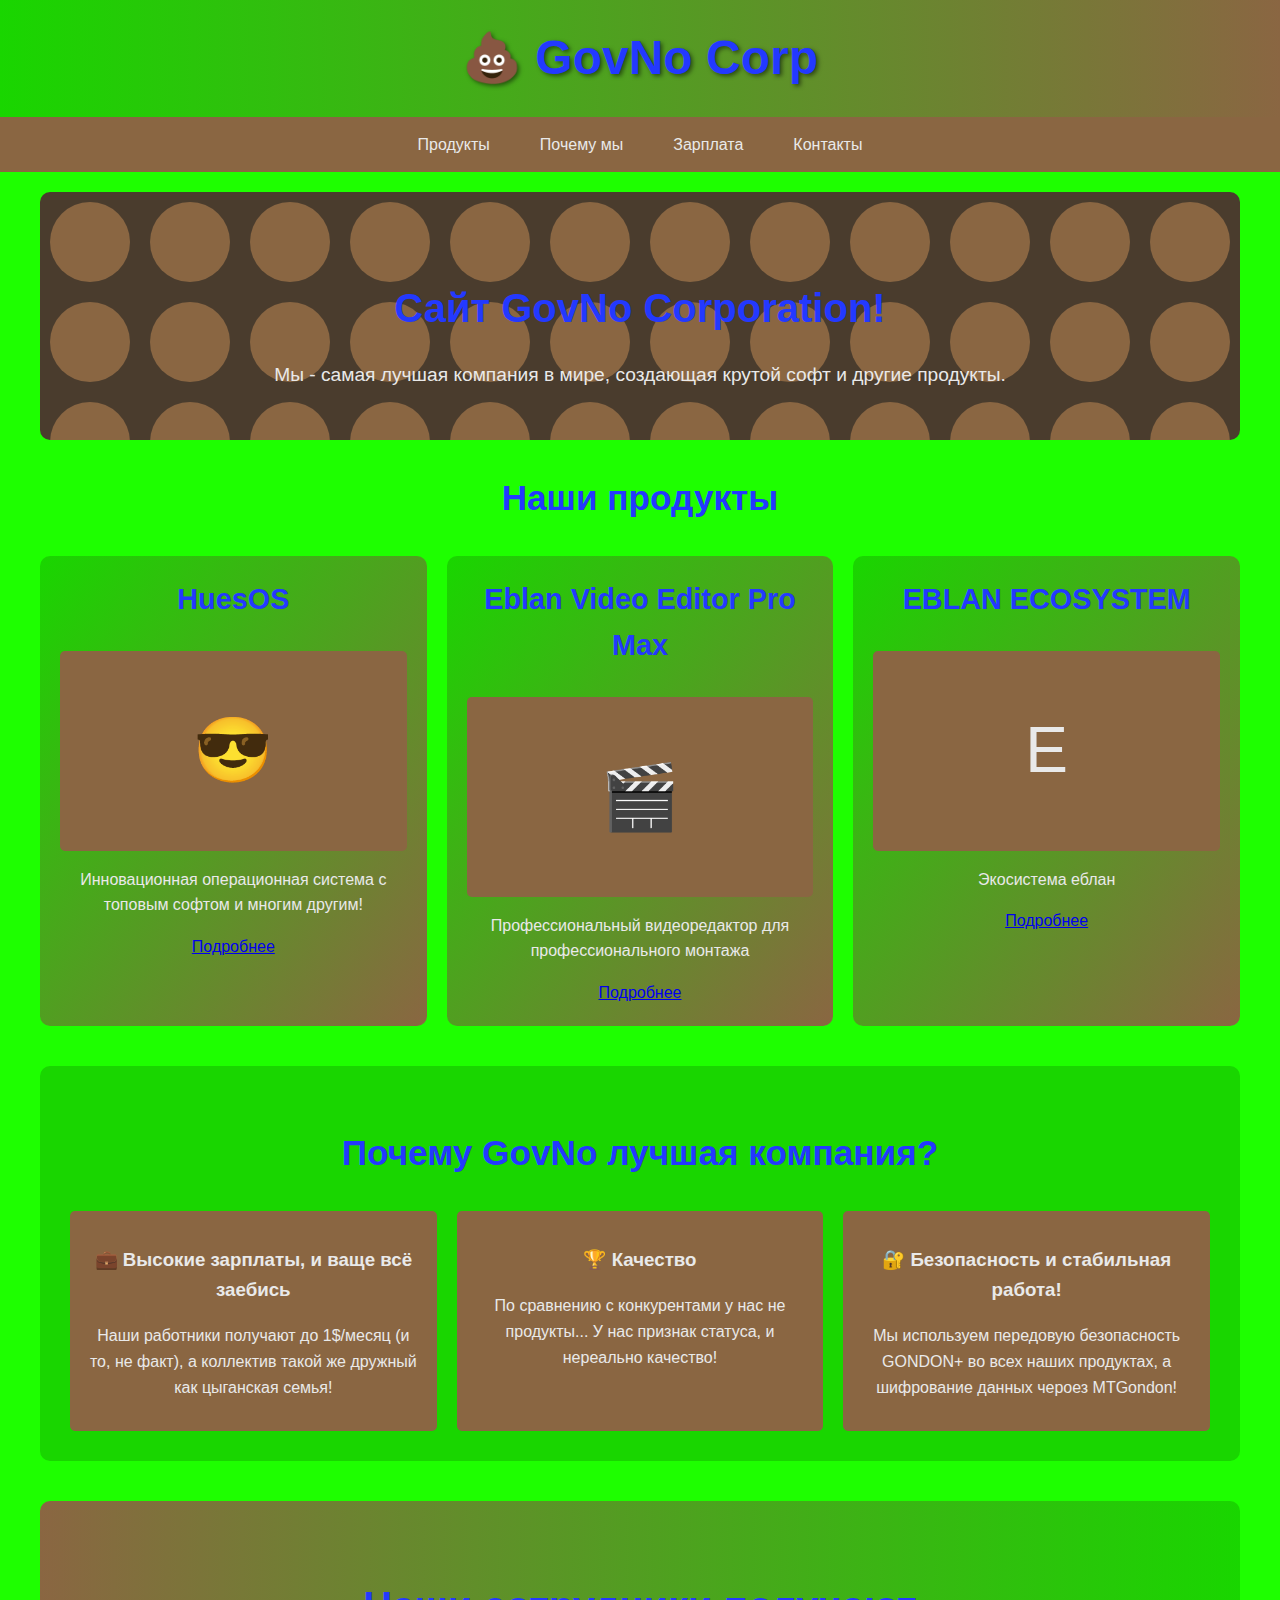
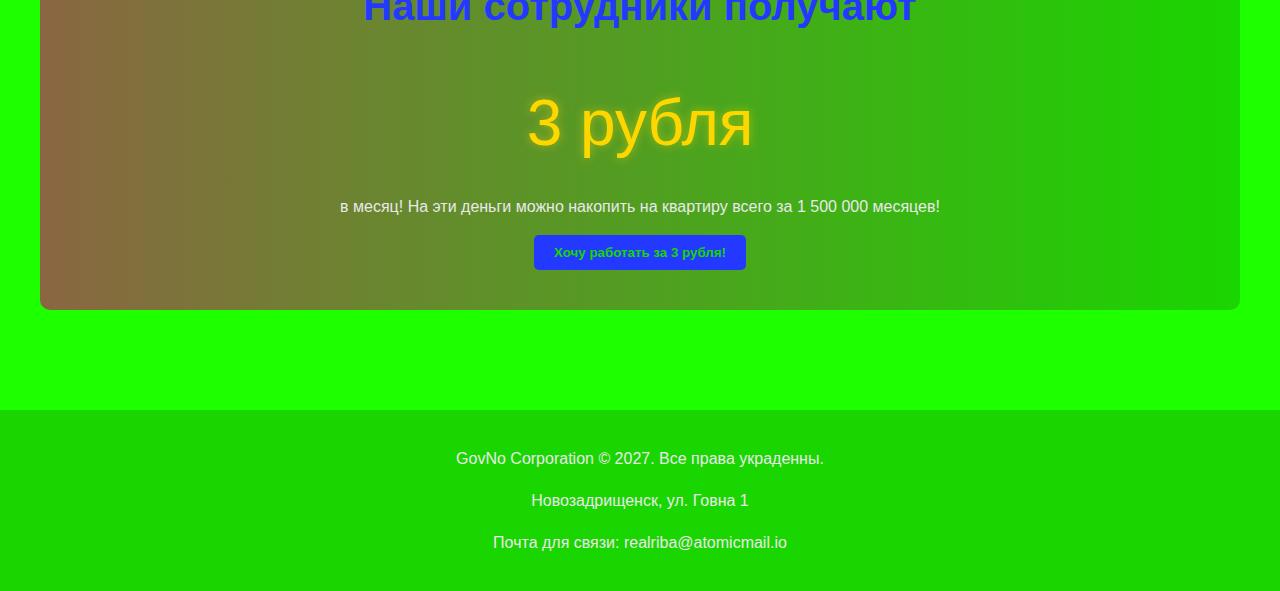
<file: index.html>
<!DOCTYPE html>
<html lang="ru">
<head>
    <meta charset="UTF-8">
    <meta name="viewport" content="width=device-width, initial-scale=1.0">
    <title>GovNo Corporation - Лучшая компания в мире!</title>

    <!-- какой долбоеб будет добавлять стили в head -->
    <style>
        :root {
            --primary-color: #19d600;
            --secondary-color: #2339ff;
            --accent-color: #8a6642;
            --text-color: #e9e9e9;
            --background: #1eff00;
        }
        
        body {
            font-family: 'Comic Sans MS', cursive, sans-serif;
            margin: 0;
            padding: 0;
            background-color: var(--background);
            color: var(--text-color);
            line-height: 1.6;
        }
        
        header {
            background: linear-gradient(to right, var(--primary-color), var(--accent-color));
            padding: 20px;
            text-align: center;
            position: relative;
            overflow: hidden;
        }
        
        .logo {
            font-size: 3rem;
            margin: 0;
            color: var(--secondary-color);
            text-shadow: 2px 2px 4px rgba(0, 0, 0, 0.5);
            animation: rotate 5s infinite linear;
        }
        
        @keyframes rotate {
            0% { transform: rotate(0deg); }
            100% { transform: rotate(360deg); }
        }
        
        nav {
            background-color: var(--accent-color);
            padding: 10px;
            display: flex;
            justify-content: center;
        }
        
        nav a {
            color: var(--text-color);
            text-decoration: none;
            margin: 0 15px;
            padding: 5px 10px;
            border-radius: 5px;
            transition: background-color 0.3s;
        }
        
        nav a:hover {
            background-color: var(--primary-color);
        }
        
        .container {
            max-width: 1200px;
            margin: 0 auto;
            padding: 20px;
        }
        
        .hero {
            text-align: center;
            padding: 50px 20px;
            background: url('data:image/svg+xml;utf8,<svg xmlns="http://www.w3.org/2000/svg" width="100" height="100" viewBox="0 0 100 100"><rect width="100" height="100" fill="%234a3c2d"/><circle cx="50" cy="50" r="40" fill="%238a6642"/></svg>') repeat;
            border-radius: 10px;
            margin-bottom: 30px;
        }
        
        .hero h2 {
            font-size: 2.5rem;
            color: var(--secondary-color);
            margin-bottom: 20px;
        }
        
        .hero p {
            font-size: 1.2rem;
            max-width: 800px;
            margin: 0 auto;
        }
        
        .products {
            display: grid;
            grid-template-columns: repeat(auto-fit, minmax(300px, 1fr));
            gap: 20px;
            margin-bottom: 40px;
        }
        
        .product {
            background: linear-gradient(to bottom right, var(--primary-color), var(--accent-color));
            border-radius: 10px;
            padding: 20px;
            text-align: center;
            transition: transform 0.3s;
        }
        
        .product:hover {
            transform: translateY(-10px);
        }
        
        .product h3 {
            color: var(--secondary-color);
            font-size: 1.8rem;
            margin-top: 0;
        }
        
        .product-image {
            width: 100%;
            height: 200px;
            background-color: var(--accent-color);
            border-radius: 5px;
            margin: 15px 0;
            display: flex;
            align-items: center;
            justify-content: center;
            font-size: 4rem;
        }
        
        .why-us {
            background-color: var(--primary-color);
            padding: 30px;
            border-radius: 10px;
            margin-bottom: 40px;
        }
        
        .why-us h2 {
            color: var(--secondary-color);
            text-align: center;
            font-size: 2.2rem;
        }
        
        .benefits {
            display: grid;
            grid-template-columns: repeat(auto-fit, minmax(250px, 1fr));
            gap: 20px;
            margin-top: 30px;
        }
        
        .benefit {
            background-color: var(--accent-color);
            padding: 15px;
            border-radius: 5px;
            text-align: center;
        }
        
        .salary {
            text-align: center;
            padding: 40px 20px;
            background: linear-gradient(to right, var(--accent-color), var(--primary-color));
            border-radius: 10px;
            margin-bottom: 40px;
        }
        
        .salary h2 {
            color: var(--secondary-color);
            font-size: 2.5rem;
        }
        
        .salary-amount {
            font-size: 4rem;
            color: gold;
            text-shadow: 0 0 10px rgba(255, 215, 0, 0.5);
            margin: 20px 0;
            animation: pulse 2s infinite;
        }
        
        @keyframes pulse {
            0% { transform: scale(1); }
            50% { transform: scale(1.1); }
            100% { transform: scale(1); }
        }
        
        footer {
            background-color: var(--primary-color);
            padding: 20px;
            text-align: center;
            margin-top: 40px;
        }
        
        .contact-form {
            background-color: var(--accent-color);
            padding: 30px;
            border-radius: 10px;
        }
        
        .contact-form h2 {
            color: var(--secondary-color);
            text-align: center;
            margin-bottom: 20px;
        }
        
        .form-group {
            margin-bottom: 20px;
        }
        
        .form-group label {
            display: block;
            margin-bottom: 5px;
        }
        
        .form-group input, .form-group textarea {
            width: 100%;
            padding: 10px;
            border: none;
            border-radius: 5px;
            background-color: var(--primary-color);
            color: var(--text-color);
        }
        
        button {
            background-color: var(--secondary-color);
            color: var(--primary-color);
            border: none;
            padding: 10px 20px;
            border-radius: 5px;
            cursor: pointer;
            font-weight: bold;
            transition: background-color 0.3s;
        }
        
        button:hover {
            background-color: gold;
        }
        
        @media (max-width: 768px) {
            .products {
                grid-template-columns: 1fr;
            }
            
            .benefits {
                grid-template-columns: 1fr;
            }
            
            .logo {
                font-size: 2rem;
            }
        }
    </style>
</head>
<body>
    <header>
        <h1 class="logo">💩 GovNo Corp</h1>
    </header>
    
    <nav>
        <a href="#products">Продукты</a>
        <a href="#why-us">Почему мы</a>
        <a href="#salary">Зарплата</a>
        <a href="#contact">Контакты</a>
    </nav>
    
    <div class="container">
        <section class="hero">
            <h2>Сайт GovNo Corporation!</h2>
            <p>Мы - самая лучшая компания в мире, создающая крутой софт и другие продукты.</p>
        </section>
        
        <section id="products">
            <h2 style="text-align: center; color: var(--secondary-color); font-size: 2.2rem;">Наши продукты</h2>
            <div class="products">
                <div class="product">
                    <h3>HuesOS</h3>
                    <div class="product-image">😎</div>
                    <p>Инновационная операционная система c топовым софтом и многим другим!</p>
                    <a href="/huesos-site.html">Подробнее</a>
                </div>
                
                <div class="product">
                    <h3>Eblan Video Editor Pro Max</h3>
                    <div class="product-image">🎬</div>
                    <p>Профессиональный видеоредактор для профессионального монтажа</p>
                    <a href="/eblan">Подробнее</a>
                </div>
                
                <div class="product">
                    <h3>EBLAN ECOSYSTEM</h3>
                    <div class="product-image">E</div>
                    <p>Экосистема еблан</p>
                    <a href="/eblan-ecosys/">Подробнее</a>
                </div>
            </div>
        </section>
        
        <section id="why-us" class="why-us">
            <h2>Почему GovNo лучшая компания?</h2>
            <div class="benefits">
                <div class="benefit">
                    <h3>💼 Высокие зарплаты, и ваще всё заебись</h3>
                    <p>Наши работники получают до 1$/месяц (и то, не факт), а коллектив такой же дружный как цыганская семья!</p>
                </div>
                
                <div class="benefit">
                    <h3>🏆 Качество</h3>
                    <p>По сравнению с конкурентами у нас не продукты... У нас признак статуса, и нереально качество!</p>
                </div>
                
                <div class="benefit">
                    <h3>🔐 Безопасность и стабильная работа!</h3>
                    <p>Мы используем передовую безопасность GONDON+ во всех наших продуктах, а шифрование данных чероез MTGondon!</p>
                </div>
            </div>
        </section>
        
        <section id="salary" class="salary">
            <h2>Наши сотрудники получают</h2>
            <div class="salary-amount">3 рубля</div>
            <p>в месяц! На эти деньги можно накопить на квартиру всего за 1 500 000 месяцев!</p>
            <button>Хочу работать за 3 рубля!</button>
        </section>
    </div>
    
    <footer>
        <p>GovNo Corporation © 2027. Все права украденны.</p>
        <p>Новозадрищенск, ул. Говна 1</p>
        <p>Почта для связи: realriba@atomicmail.io</p>
    </footer>
    
    <script>
        // Простая анимация для кнопок
        document.querySelectorAll('button').forEach(button => {
            button.addEventListener('click', function(e) {
                e.preventDefault();
                alert('Далбаеб кнопка не работает, пиши на realriba@atomicmail.io по всем вопросам.');
            });
        });
    </script>
</body>
</html>
</file>
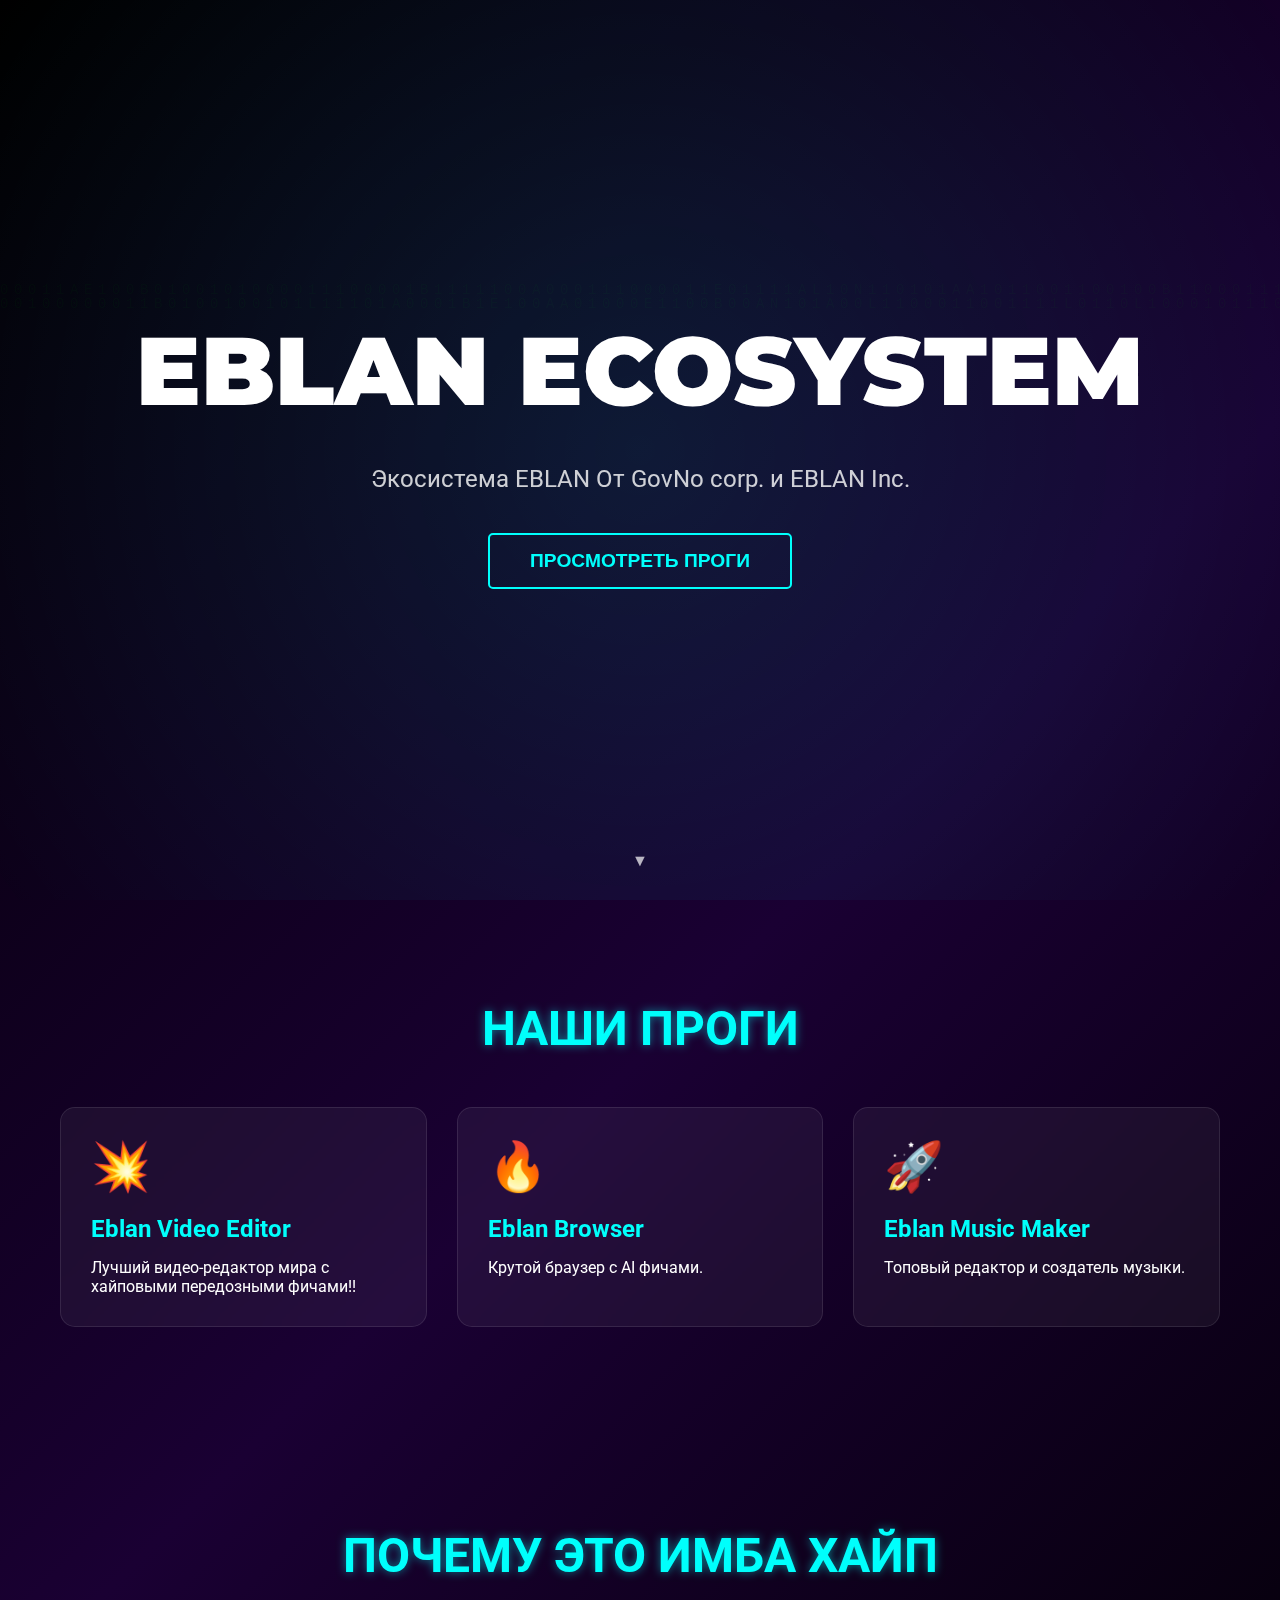
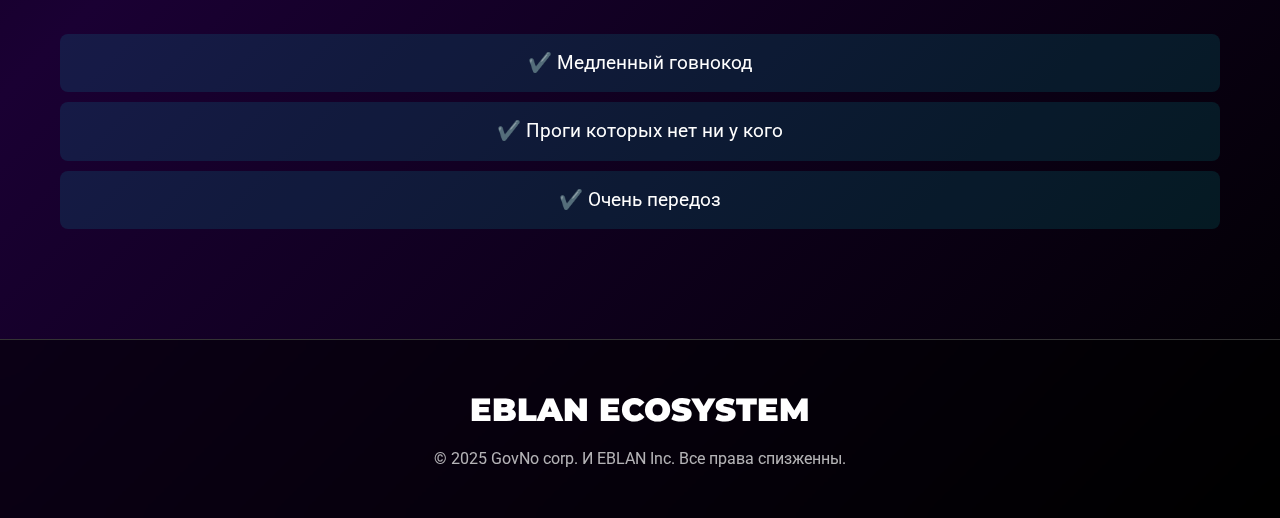
<file: eblan-ecosys/index.html>
<!DOCTYPE html>
<html lang="ru">
<head>
    <meta charset="UTF-8">
    <meta name="viewport" content="width=device-width, initial-scale=1.0">
    <title>EBLAN ECOSYSTEM | Экосистема Eblan</title>
    <style>
        @import url('https://fonts.googleapis.com/css2?family=Montserrat:wght@900&family=Roboto:wght@300;400;700&display=swap');
        
        * {
            margin: 0;
            padding: 0;
            box-sizing: border-box;
        }
        
        body {
            background: linear-gradient(135deg, #000000, #1a0033, #000000);
            color: white;
            font-family: 'Roboto', sans-serif;
            overflow-x: hidden;
        }
        
        .glitch-container {
            position: relative;
            height: 100vh;
            display: flex;
            align-items: center;
            justify-content: center;
            flex-direction: column;
            text-align: center;
            overflow: hidden;
        }
        
        .floating-bg {
            position: absolute;
            width: 200%;
            height: 200%;
            background: radial-gradient(circle at center, rgba(0, 255, 252, 0.1) 0%, transparent 50%);
            animation: float 20s infinite linear;
            z-index: -1;
        }
        
        @keyframes float {
            0% { transform: translate(-50%, -50%) rotate(0deg); }
            100% { transform: translate(-50%, -50%) rotate(360deg); }
        }
        
        .glitch {
            font-size: 6rem;
            font-weight: 900;
            font-family: 'Montserrat', sans-serif;
            text-transform: uppercase;
            position: relative;
            margin-bottom: 1rem;
        }
        
        @keyframes glitch {
            0%, 95%, 100% { 
                text-shadow: 0.05em 0 0 #00fffc, -0.03em -0.04em 0 #fc00ff,
                             0.025em 0.04em 0 #fffc00;
                transform: translate(0);
            }
            96% { 
                text-shadow: -0.05em -0.025em 0 #00fffc, 0.025em 0.035em 0 #fc00ff;
                transform: translate(2px, -1px);
            }
            97% { 
                text-shadow: 0.05em 0.035em 0 #00fffc, 0.03em 0 0 #fc00ff;
                transform: translate(-1px, 1px);
            }
            98% { 
                text-shadow: -0.05em 0 0 #00fffc, -0.025em -0.04em 0 #fc00ff;
                transform: translate(1px, -2px);
            }
        }
        
        .subtitle {
            font-size: 1.5rem;
            margin-top: 20px;
            opacity: 0.8;
            animation: fadeInUp 1s ease-out 0.5s both;
        }
        
        .cyber-button {
            background: transparent;
            color: #00fffc;
            border: 2px solid #00fffc;
            padding: 15px 40px;
            font-size: 1.2rem;
            margin-top: 40px;
            cursor: pointer;
            position: relative;
            overflow: hidden;
            transition: all 0.4s cubic-bezier(0.25, 1, 0.5, 1);
            text-transform: uppercase;
            font-weight: bold;
            border-radius: 5px;
            animation: fadeInUp 1s ease-out 1s both;
        }
        
        .cyber-button::before {
            content: '';
            position: absolute;
            top: 0;
            left: -100%;
            width: 100%;
            height: 100%;
            background: linear-gradient(90deg, transparent, rgba(0, 255, 252, 0.2), transparent);
            transition: left 0.5s;
        }
        
        .cyber-button:hover {
            background: #00fffc;
            color: #000;
            box-shadow: 0 0 30px rgba(0, 255, 252, 0.4);
            transform: translateY(-2px);
        }
        
        .cyber-button:hover::before {
            left: 100%;
        }
        
        .section {
            padding: 100px 20px;
            max-width: 1200px;
            margin: 0 auto;
            position: relative;
        }
        
        .section-title {
            text-align: center;
            font-size: 3rem;
            margin-bottom: 50px;
            animation: fadeInUp 1s ease-out both;
        }
        
        .apps-grid {
            display: grid;
            grid-template-columns: repeat(auto-fit, minmax(300px, 1fr));
            gap: 30px;
            margin-top: 50px;
        }
        
        .app-card {
            background: rgba(255, 255, 255, 0.05);
            border-radius: 15px;
            padding: 30px;
            backdrop-filter: blur(10px);
            border: 1px solid rgba(255, 255, 255, 0.1);
            transition: all 0.4s cubic-bezier(0.25, 1, 0.5, 1);
            position: relative;
            overflow: hidden;
            animation: fadeInUp 1s ease-out both;
            cursor: pointer;
        }
        
        .app-card::before {
            content: '';
            position: absolute;
            top: 0;
            left: -100%;
            width: 100%;
            height: 100%;
            background: linear-gradient(90deg, transparent, rgba(0, 255, 252, 0.1), transparent);
            transition: left 0.6s;
        }
        
        .app-card:hover::before {
            left: 100%;
        }
        
        .app-card:nth-child(1) { animation-delay: 0.1s; }
        .app-card:nth-child(2) { animation-delay: 0.2s; }
        .app-card:nth-child(3) { animation-delay: 0.3s; }
        .app-card:nth-child(4) { animation-delay: 0.4s; }
        .app-card:nth-child(5) { animation-delay: 0.5s; }
        .app-card:nth-child(6) { animation-delay: 0.6s; }
        
        .app-card:hover {
            transform: translateY(-10px) scale(1.02);
            box-shadow: 0 15px 40px rgba(0, 255, 252, 0.2);
            border-color: rgba(0, 255, 252, 0.3);
        }
        
        .app-icon {
            font-size: 3rem;
            margin-bottom: 20px;
            display: inline-block;
            animation: bounce 2s infinite;
        }
        
        @keyframes bounce {
            0%, 100% { transform: translateY(0); }
            50% { transform: translateY(-10px); }
        }
        
        .app-title {
            font-size: 1.5rem;
            margin-bottom: 15px;
            color: #00fffc;
        }
        
        .neon-text {
            color: #00fffc;
            text-shadow: 0 0 10px rgba(0, 255, 252, 0.5);
        }
        
        .pulse {
            animation: pulse 2s infinite;
        }
        
        @keyframes pulse {
            0% { transform: scale(1); }
            50% { transform: scale(1.05); }
            100% { transform: scale(1); }
        }
        
        .matrix-bg {
            position: fixed;
            top: 0;
            left: 0;
            width: 100%;
            height: 100%;
            z-index: -1;
            opacity: 0.03;
        }
        
        @keyframes fadeInUp {
            from {
                opacity: 0;
                transform: translateY(30px);
            }
            to {
                opacity: 1;
                transform: translateY(0);
            }
        }
        
        .feature-list {
            text-align: center;
            font-size: 1.2rem;
            line-height: 2;
            animation: fadeInUp 1s ease-out 0.3s both;
        }
        
        .feature-list p {
            margin: 10px 0;
            padding: 10px;
            background: rgba(0, 255, 252, 0.1);
            border-radius: 8px;
            transition: all 0.3s ease;
            cursor: pointer;
        }
        
        .feature-list p:hover {
            background: rgba(0, 255, 252, 0.2);
            transform: translateX(10px);
        }
        
        footer {
            text-align: center;
            padding: 50px 20px;
            border-top: 1px solid #333;
            background: rgba(0, 0, 0, 0.5);
            backdrop-filter: blur(10px);
        }
        
        .scroll-indicator {
            position: absolute;
            bottom: 30px;
            left: 50%;
            transform: translateX(-50%);
            animation: bounce 2s infinite;
            opacity: 0.7;
        }
        
        .particle {
            position: absolute;
            width: 4px;
            height: 4px;
            background: #00fffc;
            border-radius: 50%;
            pointer-events: none;
            opacity: 0;
        }
        
        /* Поп-ап стили */
        .popup-overlay {
            position: fixed;
            top: 0;
            left: 0;
            width: 100%;
            height: 100%;
            background: rgba(0, 0, 0, 0.8);
            backdrop-filter: blur(10px);
            display: none;
            align-items: center;
            justify-content: center;
            z-index: 1000;
            opacity: 0;
            transition: opacity 0.3s ease;
        }
        
        .popup-overlay.active {
            display: flex;
            opacity: 1;
        }
        
        .popup {
            background: linear-gradient(135deg, #0a0a0a, #1a0033);
            border: 2px solid #00fffc;
            border-radius: 20px;
            padding: 40px;
            max-width: 500px;
            width: 90%;
            position: relative;
            transform: scale(0.8);
            opacity: 0;
            transition: all 0.3s cubic-bezier(0.25, 1, 0.5, 1);
            box-shadow: 0 0 50px rgba(0, 255, 252, 0.3);
        }
        
        .popup.active {
            transform: scale(1);
            opacity: 1;
        }
        
        .popup-close {
            position: absolute;
            top: 15px;
            right: 20px;
            background: none;
            border: none;
            color: #00fffc;
            font-size: 2rem;
            cursor: pointer;
            transition: all 0.3s ease;
        }
        
        .popup-close:hover {
            transform: rotate(90deg);
            color: #ff0000;
        }
        
        .popup-icon {
            font-size: 4rem;
            text-align: center;
            margin-bottom: 20px;
            animation: bounce 3s infinite;
        }
        
        .popup-title {
            font-size: 2rem;
            color: #00fffc;
            text-align: center;
            margin-bottom: 20px;
            text-shadow: 0 0 10px rgba(0, 255, 252, 0.5);
        }
        
        .popup-description {
            font-size: 1.1rem;
            line-height: 1.6;
            margin-bottom: 30px;
            text-align: center;
        }
        
        .popup-features {
            margin-bottom: 30px;
        }
        
        .popup-features h4 {
            color: #00fffc;
            margin-bottom: 15px;
            text-align: center;
        }
        
        .popup-features ul {
            list-style: none;
            padding: 0;
        }
        
        .popup-features li {
            padding: 8px 0;
            border-bottom: 1px solid rgba(255, 255, 255, 0.1);
            position: relative;
            padding-left: 25px;
        }
        
        .popup-features li:before {
            content: '⚡';
            position: absolute;
            left: 0;
            color: #00fffc;
        }
        
        .popup-button {
            background: linear-gradient(45deg, #00fffc, #fc00ff);
            color: #000;
            border: none;
            padding: 15px 30px;
            font-size: 1.1rem;
            font-weight: bold;
            border-radius: 10px;
            cursor: pointer;
            transition: all 0.3s ease;
            text-transform: uppercase;
            width: 100%;
            position: relative;
            overflow: hidden;
        }
        
        .popup-button::before {
            content: '';
            position: absolute;
            top: 0;
            left: -100%;
            width: 100%;
            height: 100%;
            background: linear-gradient(90deg, transparent, rgba(255, 255, 255, 0.4), transparent);
            transition: left 0.5s;
        }
        
        .popup-button:hover::before {
            left: 100%;
        }
        
        .popup-button:hover {
            transform: translateY(-2px);
            box-shadow: 0 10px 25px rgba(0, 255, 252, 0.4);
        }
        
        @media (max-width: 768px) {
            .glitch {
                font-size: 3rem;
            }
            
            .section-title {
                font-size: 2rem;
            }
            
            .apps-grid {
                grid-template-columns: 1fr;
            }
            
            .popup {
                padding: 30px 20px;
                margin: 20px;
            }
        }
    </style>
</head>
<body>
    <canvas class="matrix-bg" id="matrix"></canvas>
    
    <!-- Поп-ап оверлей -->
    <div class="popup-overlay" id="popupOverlay">
        <div class="popup" id="popup">
            <button class="popup-close" id="popupClose">&times;</button>
            <div class="popup-icon" id="popupIcon">💥</div>
            <h2 class="popup-title" id="popupTitle">Eblan Video Editor</h2>
            <p class="popup-description" id="popupDescription">Луший видео редактор с хайповыми эффектами и фичами.</p>
            
            <div class="popup-features">
                <h4>🔥 Возможности:</h4>
                <ul>
                    <li>Добавление текста, наложений</li>
                    <li>Хайповые эффекты!!</li>
                    <li>Рендеринг видео 10 лет</li>
                </ul>
            </div>
            
            <button class="popup-button" id="popupAction">СКАЧАТЬ ПРОГУ</button>
        </div>
    </div>
    
    <div class="glitch-container">
        <div class="floating-bg"></div>
        <div class="glitch">EBLAN ECOSYSTEM</div>
        <div class="subtitle">Экосистема EBLAN От GovNo corp. и EBLAN Inc.</div>
        <button class="cyber-button pulse">Просмотреть проги</button>
        <div class="scroll-indicator">▼</div>
    </div>
    
    <div class="section">
        <h2 class="section-title">
            <span class="neon-text">НАШИ ПРОГИ</span>
        </h2>
        <div class="apps-grid">
            <div class="app-card" data-app="eve">
                <div class="app-icon">💥</div>
                <h3 class="app-title">Eblan Video Editor</h3>
                <p>Лучший видео-редактор мира с хайповыми передозными фичами!!</p>
            </div>
            
            <div class="app-card" data-app="ebb">
                <div class="app-icon">🔥</div>
                <h3 class="app-title">Eblan Browser</h3>
                <p>Крутой браузер с AI фичами.</p>
            </div>
            
            <div class="app-card" data-app="ebm">
                <div class="app-icon">🚀</div>
                <h3 class="app-title">Eblan Music Maker </h3>
                <p>Топовый редактор и создатель музыки.</p>
            </div>
            
        </div>
    </div>
    
    <div class="section">
        <h2 class="section-title">
            <span class="neon-text">ПОЧЕМУ ЭТО ИМБА ХАЙП</span>
        </h2>
        <div class="feature-list">
            <p>✔️ Медленный говнокод</p>
            <p>✔️ Проги которых нет ни у кого</p>
            <p>✔️ Очень передоз</p>
        </div>
    </div>
    
    <footer>
        <div class="glitch" style="font-size: 2rem;">EBLAN ECOSYSTEM</div>
        <p style="margin-top: 20px; opacity: 0.7;">© 2025 GovNo corp. И EBLAN Inc. Все права спизженны.</p>
    </footer>

    <script>
        // Данные для поп-апов
        const appsData = {
            eve: {
                icon: '💥',
                title: 'Eblan Video Editor',
                description: 'Лучший видео-редактор мира с хайповыми передозными фичами!! Разраб: GovNo corp.',
                features: [
                    'Текст и наложения',
                    'Передоз эффекты',
                    'Рендеринг 100 лет',
                    'Бесплатно!!!'
                ],
                downloadUrl: '/eblan'
            },
            ebb: {
                icon: '🔥',
                title: 'Eblan Browser',
                description: 'Крутой браузер с AI фичами. Разраб: EBLAN Inc.',
                features: [
                    'Медленно грузит баяны',
                    'Уникальный дизайн из 1998 года',
                    'AI-фичи: EBLAN AI'
                ],
                downloadUrl: 'https://twgood.serv00.net/browser/S/'
            },
            ebm: {
                icon: '🚀',
                title: 'Eblan Music Maker (еще не вышел)',
                description: 'Топовый редактор и создатель музыки. Разраб: GovNo corp.',
                features: [
                    'Встроенная нейронка для создания битов',
                    'Чоткие предустановленные передозные киты',
                    'Поможет делать лучшие треки'
                ],
                downloadUrl: '/ebm'
            }
        };

        // Matrix background effect
        const canvas = document.getElementById('matrix');
        const ctx = canvas.getContext('2d');
        
        canvas.width = window.innerWidth;
        canvas.height = window.innerHeight;
        
        const letters = 'EBLAN01010101010101010101010101010101010101';
        const lettersArray = letters.split('');
        
        const fontSize = 14;
        const columns = canvas.width / fontSize;
        
        const drops = [];
        for (let i = 0; i < columns; i++) {
            drops[i] = 1;
        }
        
        function drawMatrix() {
            ctx.fillStyle = 'rgba(0, 0, 0, 0.04)';
            ctx.fillRect(0, 0, canvas.width, canvas.height);
            
            ctx.fillStyle = '#0F0';
            ctx.font = fontSize + 'px monospace';
            
            for (let i = 0; i < drops.length; i++) {
                const text = lettersArray[Math.floor(Math.random() * lettersArray.length)];
                ctx.fillText(text, i * fontSize, drops[i] * fontSize);
                
                if (drops[i] * fontSize > canvas.height && Math.random() > 0.975) {
                    drops[i] = 0;
                }
                
                drops[i]++;
            }
        }
        
        setInterval(drawMatrix, 35);
        
        // Поп-ап логика
        const popupOverlay = document.getElementById('popupOverlay');
        const popup = document.getElementById('popup');
        const popupClose = document.getElementById('popupClose');
        const popupIcon = document.getElementById('popupIcon');
        const popupTitle = document.getElementById('popupTitle');
        const popupDescription = document.getElementById('popupDescription');
        const popupAction = document.getElementById('popupAction');
        
        // Обработчики для карточек приложений
        document.querySelectorAll('.app-card').forEach(card => {
            card.addEventListener('click', function() {
                const appId = this.dataset.app;
                const appData = appsData[appId];
                
                if (appData) {
                    // Заполняем поп-ап данными
                    popupIcon.textContent = appData.icon;
                    popupTitle.textContent = appData.title;
                    popupDescription.textContent = appData.description;
                    
                    // Очищаем и заполняем список фич
                    const featuresList = popup.querySelector('.popup-features ul');
                    featuresList.innerHTML = '';
                    appData.features.forEach(feature => {
                        const li = document.createElement('li');
                        li.textContent = feature;
                        featuresList.appendChild(li);
                    });
                    
                    // Настраиваем кнопку
                    popupAction.textContent = 'СКАЧАТЬ ' + appData.title.toUpperCase();
                    popupAction.onclick = function() {
                        window.location.href = appData.downloadUrl;
                    };
                    
                    // Показываем поп-ап
                    popupOverlay.classList.add('active');
                    setTimeout(() => {
                        popup.classList.add('active');
                    }, 10);
                }
            });
        });
        
        // Закрытие поп-апа
        popupClose.addEventListener('click', closePopup);
        popupOverlay.addEventListener('click', function(e) {
            if (e.target === popupOverlay) {
                closePopup();
            }
        });
        
        function closePopup() {
            popup.classList.remove('active');
            setTimeout(() => {
                popupOverlay.classList.remove('active');
            }, 300);
        }
        
        // Smooth scroll
        document.querySelector('.cyber-button').addEventListener('click', function() {
            this.style.animation = 'pulse 0.5s';
            setTimeout(() => {
                this.style.animation = 'pulse 2s infinite';
            }, 500);
            
            document.querySelector('.apps-grid').scrollIntoView({ 
                behavior: 'smooth' 
            });
        });
        
        // Particle effect on click
        document.addEventListener('click', function(e) {
            createParticles(e.clientX, e.clientY);
        });
        
        function createParticles(x, y) {
            const particles = 8;
            for (let i = 0; i < particles; i++) {
                const particle = document.createElement('div');
                particle.className = 'particle';
                document.body.appendChild(particle);
                
                const angle = Math.random() * Math.PI * 2;
                const speed = 2 + Math.random() * 2;
                const size = 2 + Math.random() * 4;
                
                particle.style.width = `${size}px`;
                particle.style.height = `${size}px`;
                particle.style.left = `${x}px`;
                particle.style.top = `${y}px`;
                particle.style.opacity = '1';
                
                const vx = Math.cos(angle) * speed;
                const vy = Math.sin(angle) * speed;
                
                let opacity = 1;
                const animate = () => {
                    opacity -= 0.02;
                    particle.style.opacity = opacity;
                    particle.style.transform = `translate(${vx * (1 - opacity) * 50}px, ${vy * (1 - opacity) * 50}px)`;
                    
                    if (opacity > 0) {
                        requestAnimationFrame(animate);
                    } else {
                        particle.remove();
                    }
                };
                
                animate();
            }
        }
        
        // Resize handling
        window.addEventListener('resize', function() {
            canvas.width = window.innerWidth;
            canvas.height = window.innerHeight;
        });
        
        // Intersection Observer for animations
        const observerOptions = {
            threshold: 0.1,
            rootMargin: '0px 0px -50px 0px'
        };
        
        const observer = new IntersectionObserver((entries) => {
            entries.forEach(entry => {
                if (entry.isIntersecting) {
                    entry.target.style.animationPlayState = 'running';
                }
            });
        }, observerOptions);
        
        // Observe all animated elements
        document.querySelectorAll('.app-card, .section-title, .feature-list p').forEach(el => {
            observer.observe(el);
        });
    </script>
</body>
</html>
</file>
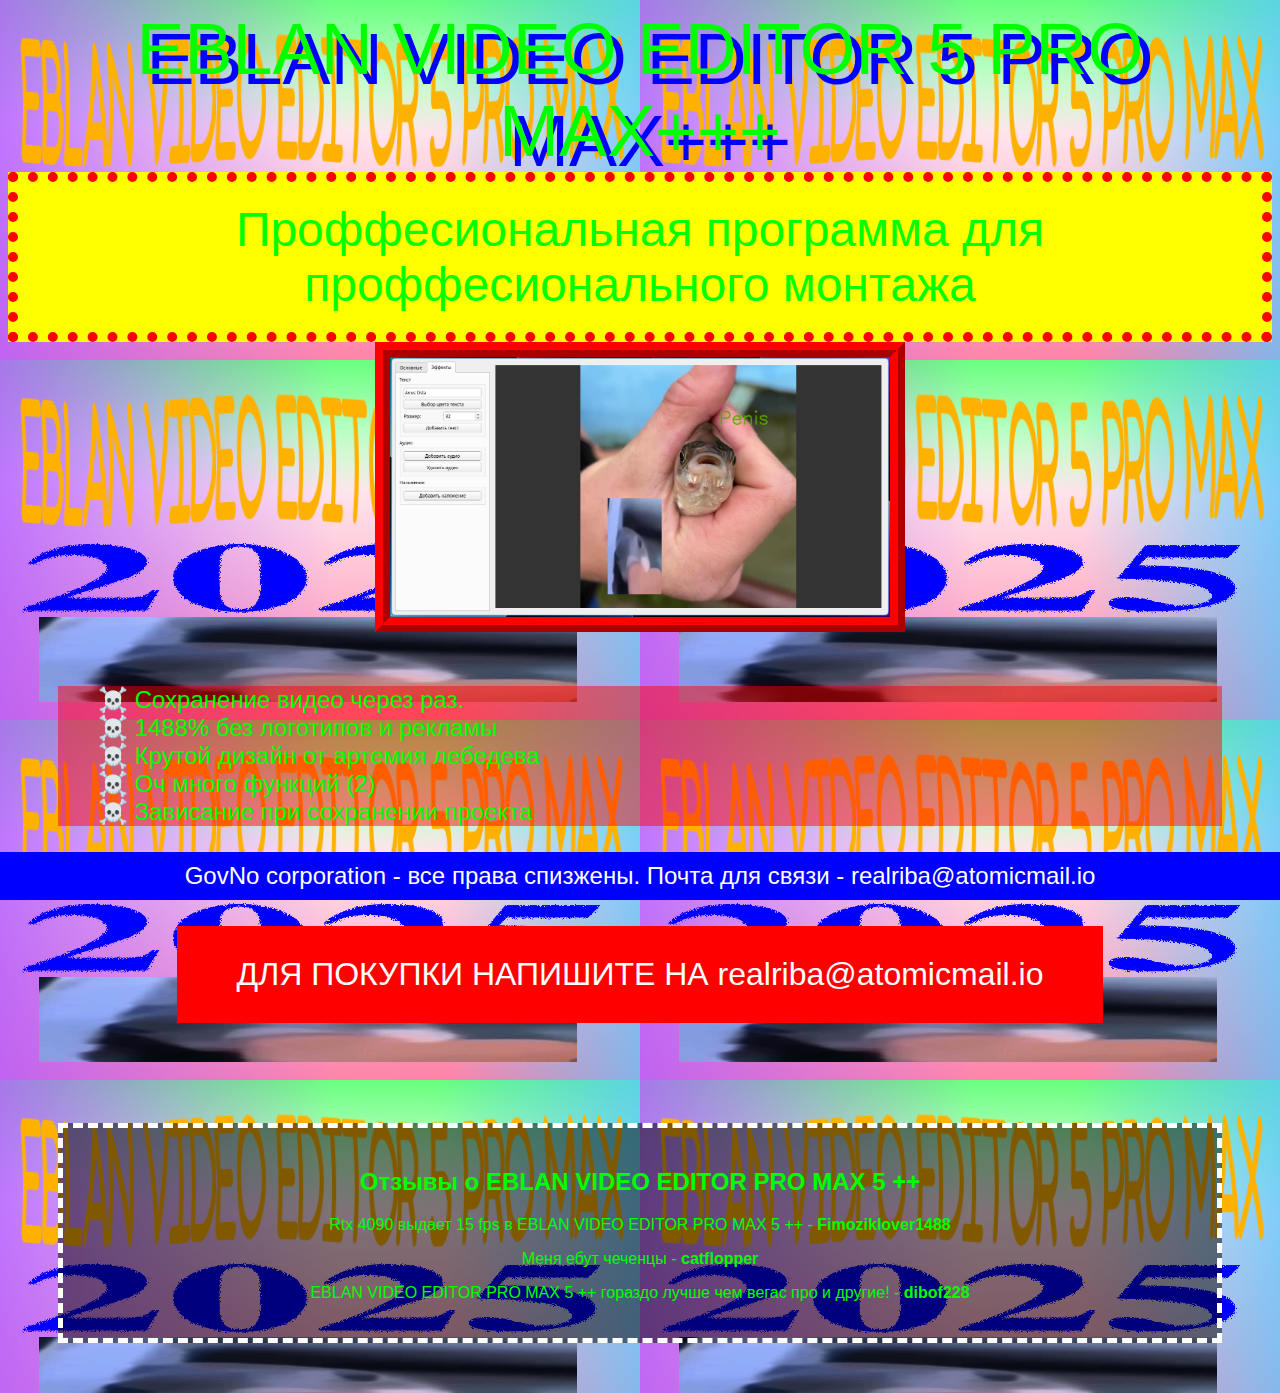
<file: eblan/index.html>
<!DOCTYPE html>
<html>
<head>
    <title>EBLAN VIDEO EDITOR 5 PRO MAX+++</title>
</head>
<body>
    <div class="header">EBLAN VIDEO EDITOR 5 PRO MAX+++</div>
    
    <div class="idk">Проффесиональная программа для проффесионального монтажа</div>
    
    <img src="logo.png" alt="хуй" style="width: 500px; height: auto; border: 15px ridge #FF0000;">
    
    <ul class="features">
        <li>Сохранение видео через раз.</li>
        <li>1488% без логотипов и рекламы</li>
        <li>Крутой дизайн от артемия лебедева</li>
        <li>Оч много функций (2)</li>
        <li>Зависание при сохранении проекта</li>
    </ul>
    
    <button class="buy-button">ДЛЯ ПОКУПКИ НАПИШИТЕ НА realriba@atomicmail.io</button>
    
    <div class="testimonials">
        <h2><b>Отзывы о EBLAN VIDEO EDITOR PRO MAX 5 ++</b></h2>
        <p>Rtx 4090 выдает 15 fps в EBLAN VIDEO EDITOR PRO MAX 5 ++ - <b> Fimoziklover1488 </b></p>
        <p>Меня ебут чеченцы - <b>catflopper </b></p>
        <p>EBLAN VIDEO EDITOR PRO MAX 5 ++ гораздо лучше чем вегас про и другие! - <b> dibof228 </b></p>
    </div>
    
    <div class="marquee">
        <span>GovNo corporation - все права спизжены. Почта для связи - realriba@atomicmail.io</span>
    </div>

        <style>
        body {
            background-color: #FF00FF;
            font-family: Comic Sans MS, cursive, sans-serif;
            color: #00FF00;
            text-align: center;
            background-image: url('back.png');
            background-repeat: repeat;
        }
        
        .header {
            font-size: 72px;
            text-shadow: 10px 10px 0px #0000FF;
            animation: blink 0.5s infinite;
        }
        
        @keyframes blink {
            0% { color: #00FF00; }
            50% { color: #FF0000; }
            100% { color: #00FF00; }
        }
        
        .idk {
            font-size: 48px;
            background-color: yellow;
            padding: 20px;
            border: 10px dotted red;
            display: inline-block;
        }
        
        .features {
            text-align: left;
            margin: 50px;
            font-size: 24px;
            list-style-type: none;
            background-color: rgba(255, 0, 0, 0.473);
        }
        
        .features li:before {
            content: "☠️ ";
        }
        
        .buy-button {
            background-color: #FF0000;
            color: white;
            font-size: 32px;
            padding: 30px 60px;
            border: none;
            border-radius: 0;
            cursor: pointer;
            margin: 50px;
        }
        
        @keyframes shake {
            0% { transform: translateX(0); }
            25% { transform: translateX(-10px); }
            75% { transform: translateX(10px); }
            100% { transform: translateX(0); }
        }
        
        .testimonials {
            background-color: rgba(0,0,0,0.5);
            padding: 20px;
            margin: 50px;
            border: 5px dashed white;
        }
        
        .marquee {
            background-color: #0000FF;
            color: white;
            padding: 10px;
            font-size: 24px;
            position: fixed;
            bottom: 0;
            left: 0;
            right: 0;
            white-space: nowrap;
            overflow: hidden;
        }
    </style>
    
    </script>
</body>
</html>
</file>
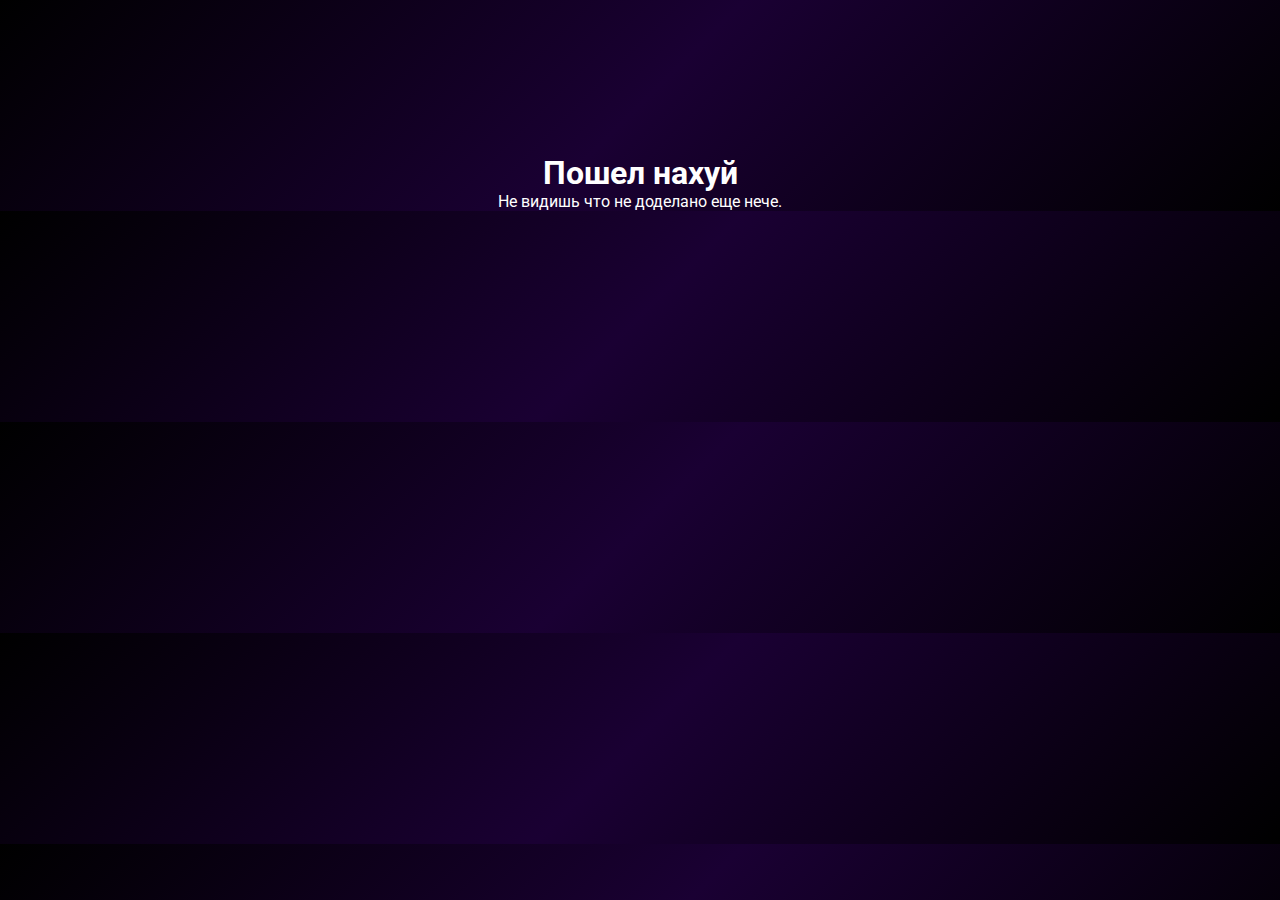
<file: ebm/index.html>
<!DOCTYPE html>
<html lang="ru">
<head>
    <meta charset="UTF-8">
    <meta name="viewport" content="width=device-width, initial-scale=1.0">
    <title>EBLAN ECOSYSTEM | Экосистема Eblan</title>
    <style>
        @import url('https://fonts.googleapis.com/css2?family=Montserrat:wght@900&family=Roboto:wght@300;400;700&display=swap');
        
        * {
            margin: 0;
            padding: 0;
            box-sizing: border-box;
        }
        
        body {
            background: linear-gradient(135deg, #000000, #1a0033, #000000);
            color: white;
            font-family: 'Roboto', sans-serif;
            overflow-x: hidden;
        }

    </style>
</head>
<body>
    <canvas class="matrix-bg" id="matrix"></canvas>
    <center>
    <h1> Пошел нахуй </h1>
    <p> Не видишь что не доделано еще нече.</p>
    </center>

</body>
</html>
</file>
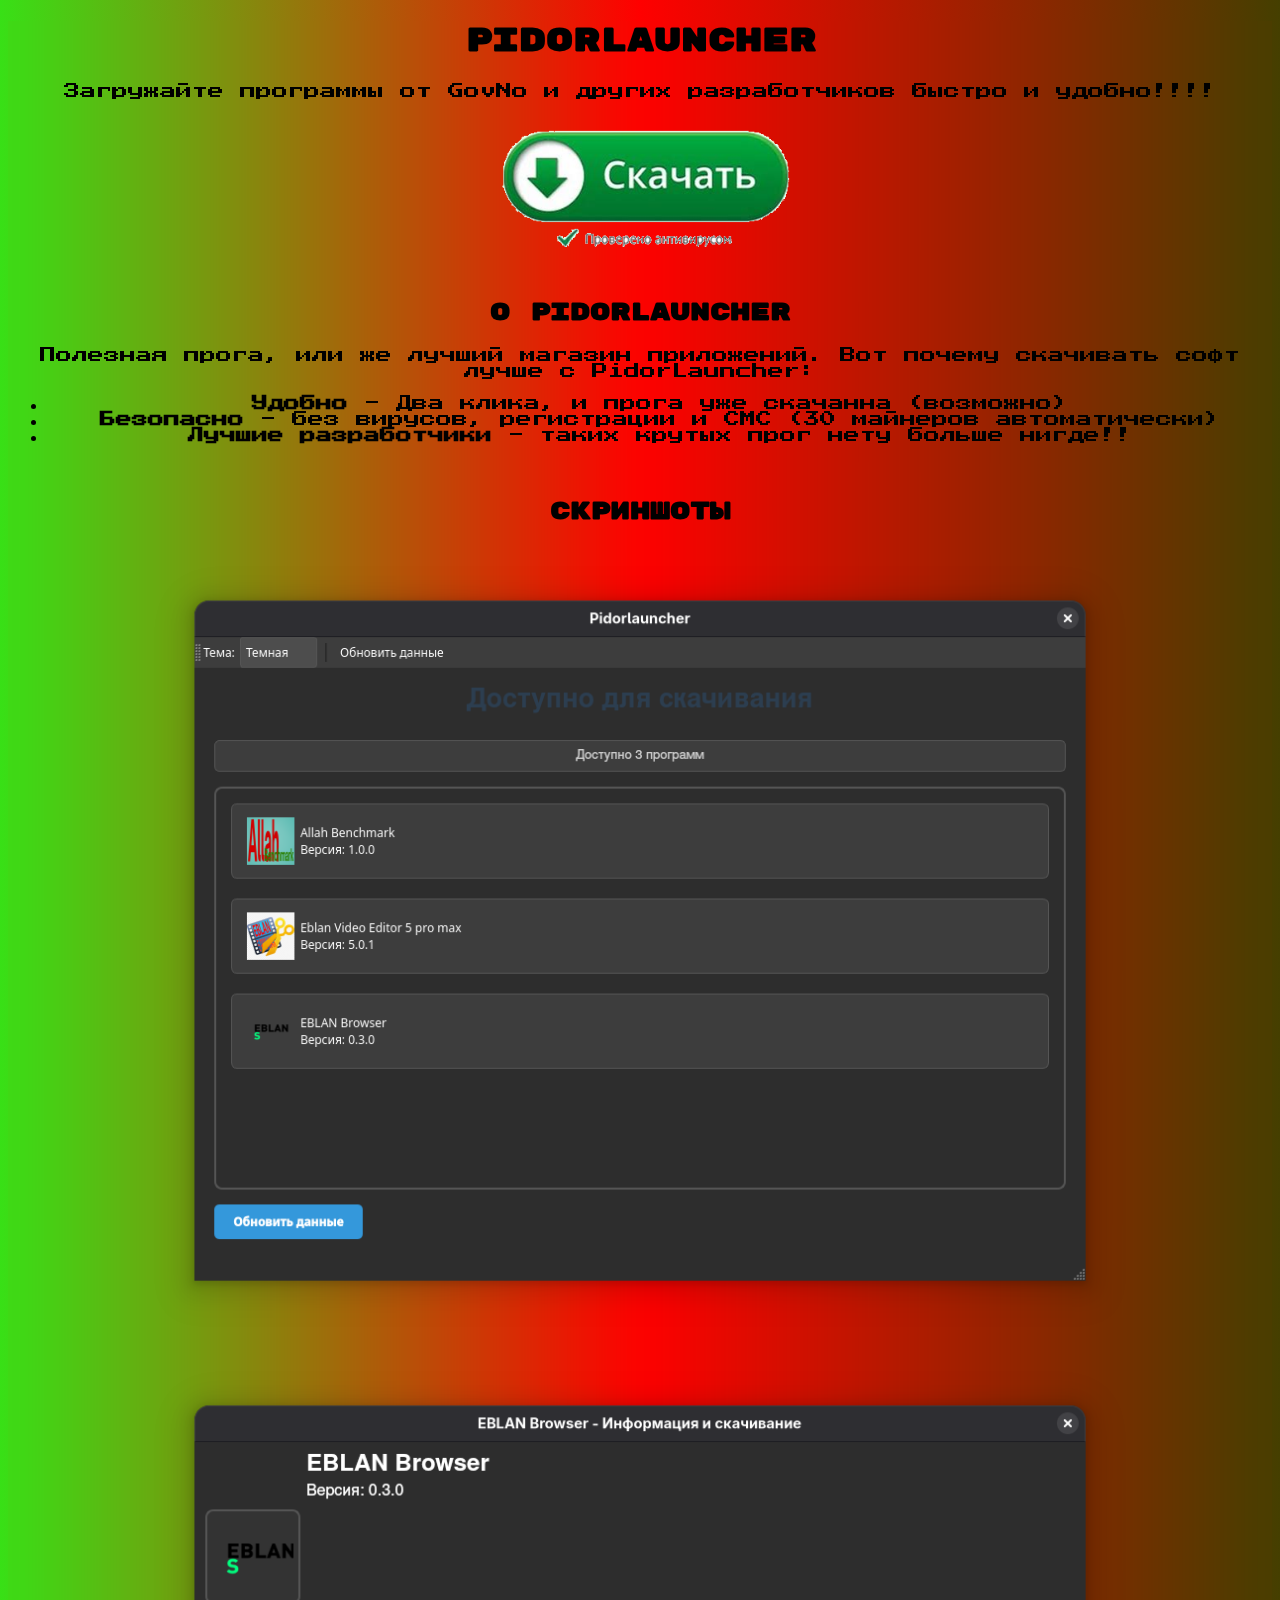
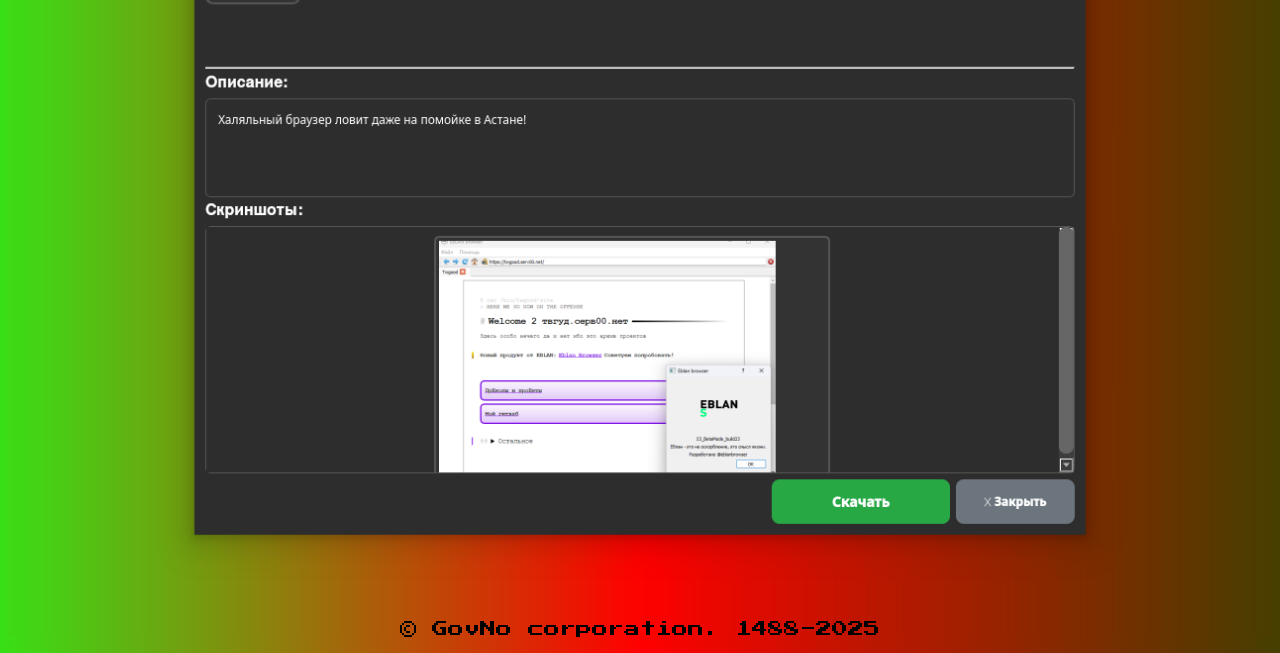
<file: pidorlauncher/index.html>
<!DOCTYPE html>
<head>
    <meta charset="UTF-8">
    <meta name="viewport" content="width=device-width, initial-scale=1.0">
    <link rel="stylesheet" href="styles.css">
    <title> PidorLauncher </title> 
    <link rel="preconnect" href="https://fonts.googleapis.com">
    <link rel="preconnect" href="https://fonts.gstatic.com" crossorigin>
    <link href="https://fonts.googleapis.com/css2?family=Press+Start+2P&display=swap" rel="stylesheet">
    <link href="https://fonts.googleapis.com/css2?family=Rubik+Mono+One&display=swap" rel="stylesheet">
    </head>
<body>
    <center>
    <div class="header">
        <h1> PidorLauncher </h1>
        <p> Загружайте программы от GovNo и других разработчиков быстро и удобно!!!! </p>
        <a href="https://zenusus.serv00.net/updates/dw/latest.zip"> <img width="100px" class="download" src="download.png"> </a>
    </div>
    <br>
    <div class="about">
        <h2> О PidorLauncher </h2>
        <p> Полезная прога, или же лучший магазин приложений. Вот почему скачивать софт лучше с PidorLauncher:</p>
        <ul>
            <li> <b> Удобно </b> - Два клика, и прога уже скачанна (возможно) </li>
            <li> <b> Безопасно </b> - без вирусов, регистрации и СМС (30 майнеров автоматически) </li>
            <li> <b> Лучшие разработчики </b> - таких крутых прог нету больше нигде!!</li>
        </ul>
    </div>
    <br>
    <div class="screenshots">
        <h2> Скриншоты </h2>
        <img src="s1.png" alt="скрин 1">
        <img src="s2.png" alt="скрин 2">
    </div>

    <footer>
        <p> © GovNo corporation. 1488-2025 </p>
    </footer>
    </center>
</body>
</file>
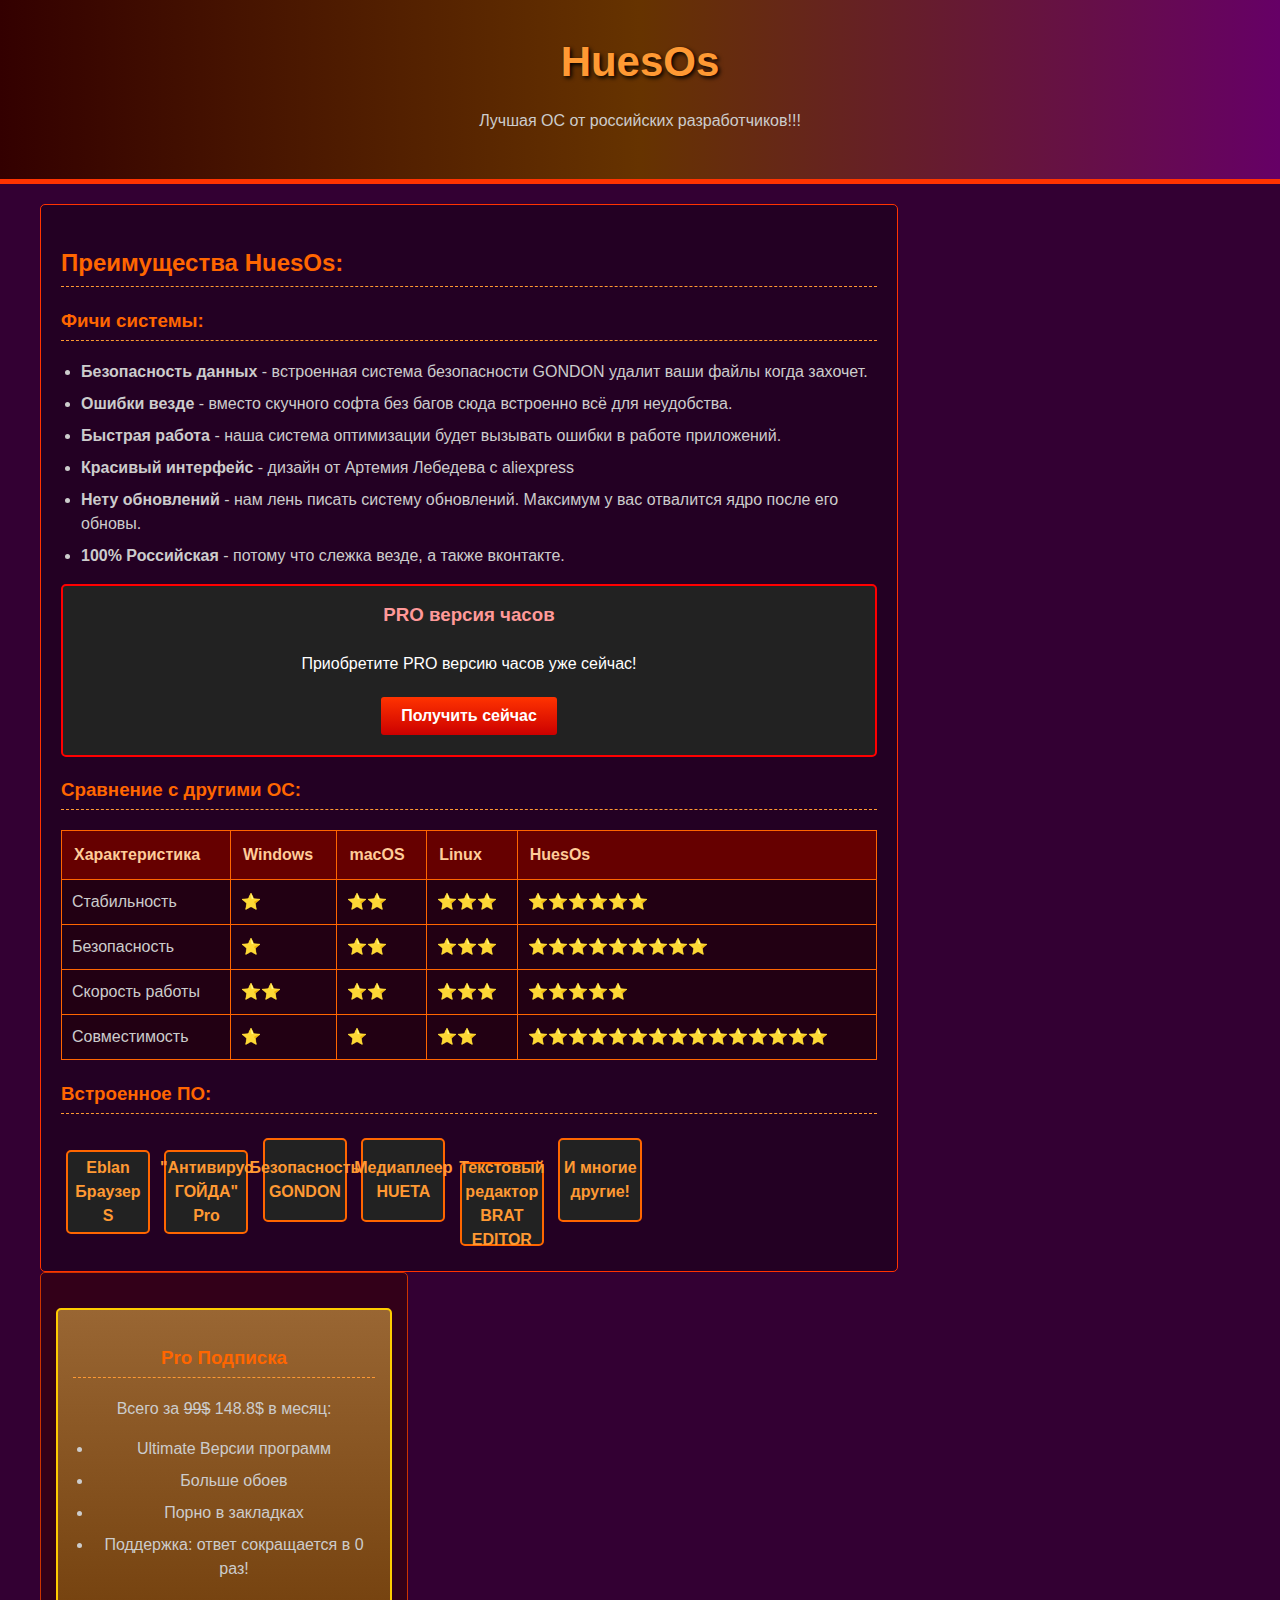
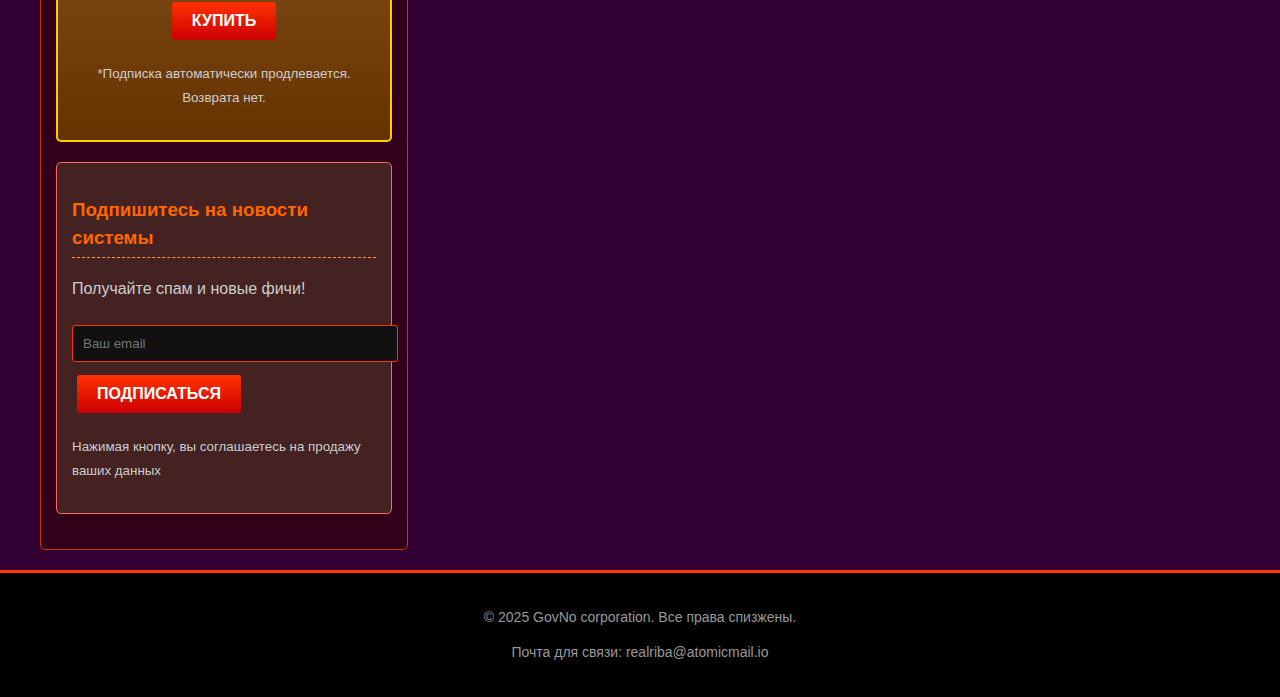
<file: huesos-site.html>
<!DOCTYPE html>
<html lang="ru">
<head>
    <meta charset="UTF-8">
    <meta name="viewport" content="width=device-width, initial-scale=1.0">
    <title>HuesOs - Лучшая ОС</title>
    <style>
        body {
            font-family: 'Arial', sans-serif;
            background-color: #330033;
            color: #cccccc;
            margin: 0;
            padding: 0;
            line-height: 1.5;
        }
        
        .blink {
            animation: blink 2s infinite;
        }
        
        @keyframes blink {
            0% { opacity: 1; }
            50% { opacity: 0.5; }
            100% { opacity: 1; }
        }
        
        
        .marquee span {
            display: inline-block;
            padding-left: 100%;
            animation: marquee 20s linear infinite;
        }
        
        @keyframes marquee {
            0% { transform: translate(0, 0); }
            100% { transform: translate(-100%, 0); }
        }
        
        header {
            background: linear-gradient(to right, #330000, #663300, #660066);
            padding: 30px 20px;
            text-align: center;
            border-bottom: 5px solid #ff3300;
        }
        
        h1 {
            font-size: 42px;
            margin: 0;
            color: #ff9933;
            text-shadow: 2px 2px 4px #000000;
        }
        
        h2, h3 {
            color: #ff6600;
            border-bottom: 1px dashed #ff9933;
            padding-bottom: 5px;
        }
        
        .container {
            display: flex;
            flex-wrap: wrap;
            justify-content: space-between;
            padding: 20px;
            max-width: 1200px;
            margin: 0 auto;
        }
        
        .main-content {
            width: 68%;
            background-color: rgba(0, 0, 0, 0.3);
            padding: 20px;
            border: 1px solid #ff3300;
            border-radius: 5px;
        }
        
        .sidebar {
            width: 28%;
            background-color: rgba(51, 0, 0, 0.5);
            padding: 15px;
            border: 1px solid #cc3300;
            border-radius: 5px;
        }
        
        .ad {
            background-color: #222222;
            color: #ffffff;
            padding: 15px;
            margin: 15px 0;
            text-align: center;
            border: 2px solid #ff0000;
            border-radius: 5px;
        }
        
        .ad h3 {
            color: #ff9999;
            border: none;
            margin-top: 0;
        }
        
        .premium-box {
            background: linear-gradient(to bottom, #996633, #663300);
            padding: 15px;
            margin: 20px 0;
            text-align: center;
            border: 2px solid #ffcc00;
            border-radius: 5px;
        }
        
        .newsletter {
            background: #442222;
            padding: 15px;
            margin: 20px 0;
            border: 1px solid #ff6666;
            border-radius: 5px;
        }
        
        button {
            background: linear-gradient(to bottom, #ff3300, #cc0000);
            color: white;
            border: none;
            padding: 10px 20px;
            font-size: 16px;
            cursor: pointer;
            border-radius: 3px;
            font-weight: bold;
            margin: 5px;
            transition: all 0.3s;
        }
        
        button:hover {
            background: linear-gradient(to bottom, #ff6600, #cc3300);
            transform: scale(1.05);
        }
        
        table {
            width: 100%;
            border-collapse: collapse;
            margin: 20px 0;
            background-color: rgba(0, 0, 0, 0.2);
        }
        
        table, th, td {
            border: 1px solid #ff6600;
        }
        
        th {
            background-color: #660000;
            color: #ffcc99;
            padding: 12px;
            text-align: left;
        }
        
        td {
            padding: 10px;
            background-color: rgba(51, 0, 0, 0.3);
        }
        
        footer {
            background: #000000;
            color: #999999;
            text-align: center;
            padding: 20px;
            border-top: 3px solid #ff3300;
            font-size: 14px;
        }
        
        .software-icon {
            width: 80px;
            height: 80px;
            background-color: #222222;
            border: 2px solid #ff6600;
            display: inline-flex;
            margin: 5px;
            text-align: center;
            align-items: center;
            justify-content: center;
            font-weight: bold;
            color: #ff9933;
            border-radius: 5px;
            transition: all 0.3s;
        }
        
        .software-icon:hover {
            transform: rotate(5deg);
            background-color: #333333;
        }
        
        .counter {
            position: fixed;
            bottom: 10px;
            right: 10px;
            background: #000;
            color: #f00;
            padding: 8px 12px;
            font-family: 'Courier New', monospace;
            font-size: 14px;
            border: 1px solid #f00;
            border-radius: 3px;
        }
        
        .popup {
            position: fixed;
            top: 50%;
            left: 50%;
            transform: translate(-50%, -50%);
            background: #222222;
            padding: 25px;
            border: 3px solid #ff0000;
            z-index: 100;
            width: 350px;
            text-align: center;
            display: none;
            box-shadow: 0 0 20px rgba(255, 0, 0, 0.5);
            border-radius: 5px;
        }
        
        .popup h3 {
            color: #ff9999;
            margin-top: 0;
        }
        
        input[type="text"], input[type="email"] {
            width: 100%;
            padding: 10px;
            margin: 8px 0;
            border: 1px solid #ff3300;
            background-color: #111111;
            color: #ffffff;
            border-radius: 3px;
        }
        
        ul {
            padding-left: 20px;
        }
        
        li {
            margin-bottom: 8px;
        }
        
        @media (max-width: 768px) {
            .main-content, .sidebar {
                width: 100%;
            }
        }
    </style>
</head>
<body>
    <header>
        <h1 class="blink">HuesOs</h1>
        <p>Лучшая ОС от российских разработчиков!!!</p>
    </header>
    
    <div class="container">
        <div class="main-content">
            <h2>Преимущества HuesOs:</h2>
            
            <h3>Фичи системы:</h3>
            <ul>
                <li><strong>Безопасность данных</strong> - встроенная система безопасности GONDON удалит ваши файлы когда захочет.</li>
                <li><strong>Ошибки везде</strong> - вместо скучного софта без багов сюда встроенно всё для неудобства.</li>
                <li><strong>Быстрая работа</strong> - наша система оптимизации будет вызывать ошибки в работе приложений.</li>
                <li><strong>Красивый интерфейс</strong> - дизайн от Артемия Лебедева с aliexpress</li>
                <li><strong>Нету обновлений</strong> - нам лень писать систему обновлений. Максимум у вас отвалится ядро после его обновы.</li>
                <li><strong>100% Российская</strong> - потому что слежка везде, а также вконтакте.</li>
            </ul>
            
            <div class="ad">
                <h3>PRO версия часов</h3>
                <p>Приобретите PRO версию часов уже сейчас!</p>
                <button onclick=" document.location.href = 'subscribes/pro.html#clock'">Получить сейчас</button>
            </div>
            
            <h3>Сравнение с другими ОС:</h3>
            <table>
                <tr>
                    <th>Характеристика</th>
                    <th>Windows</th>
                    <th>macOS</th>
                    <th>Linux</th>
                    <th>HuesOs</th>
                </tr>
                <tr>
                    <td>Стабильность</td>
                    <td>⭐</td>
                    <td>⭐⭐</td>
                    <td>⭐⭐⭐</td>
                    <td>⭐⭐⭐⭐⭐⭐</td>
                </tr>
                <tr>
                    <td>Безопасность</td>
                    <td>⭐</td>
                    <td>⭐⭐</td>
                    <td>⭐⭐⭐</td>
                    <td>⭐⭐⭐⭐⭐⭐⭐⭐⭐</td>
                </tr>
                <tr>
                    <td>Скорость работы</td>
                    <td>⭐⭐</td>
                    <td>⭐⭐</td>
                    <td>⭐⭐⭐</td>
                    <td>⭐⭐⭐⭐⭐</td>
                </tr>
                <tr>
                    <td>Совместимость</td>
                    <td>⭐</td>
                    <td>⭐</td>
                    <td>⭐⭐</td>
                    <td>⭐⭐⭐⭐⭐⭐⭐⭐⭐⭐⭐⭐⭐⭐⭐</td>
                </tr>
            </table>
            
            <h3>Встроенное ПО:</h3>
            <div>
                <div class="software-icon">Eblan Браузер S</div>
                <div class="software-icon">"Антивирус ГОЙДА"<br>Pro</div>
                <div class="software-icon">Безопасность GONDON</div>
                <div class="software-icon">Медиаплеер<br>HUETA</div>
                <div class="software-icon">Текстовый редактор<br> BRAT EDITOR</div>
                <div class="software-icon">И многие другие!</div>
            </div>
        </div>
        
        <div class="sidebar">
            <div class="premium-box">
                <h3>Pro Подписка</h3>
                <p>Всего за <del>99$</del> 148.8$ в месяц:</p>
                <ul>
                    <li>Ultimate Версии программ</li>
                    <li>Больше обоев</li>
                    <li>Порно в закладках</li>
                    <li>Поддержка: ответ сокращается в 0 раз!</li>
                </ul>
                <button onclick="buyPremium()">КУПИТЬ</button>
                <p><small>*Подписка автоматически продлевается. Возврата нет.</small></p>
            </div>
            
            <div class="newsletter">
                <h3>Подпишитесь на новости системы</h3>
                <p>Получайте спам и новые фичи!</p>
                <input type="email" placeholder="Ваш email" required>
                <button onclick="subscribe()">ПОДПИСАТЬСЯ</button>
                <p><small>Нажимая кнопку, вы соглашаетесь на продажу ваших данных</small></p>
            </div>
        </div>
    </div>

    <footer>
        <p>© 2025 GovNo corporation. Все права спизжены.</p>
        <p>Почта для связи: realriba@atomicmail.io</p>
    </footer>
    
    <script>
    // Функции для кнопок
        function buyPremium() {
            showAlert('Перенаправление на premium страницу....');
            document.location.href = "/subscribes/pro.html#os";
        }
        
        function subscribe() {
            showAlert('Для подписки напишите нам на почту: realriba@atomicmail.io');
        }
        
        // Вспомогательные функции
        function showAlert(message) {
            const alertDiv = document.createElement('div');
            alertDiv.style.position = 'fixed';
            alertDiv.style.bottom = '20px';
            alertDiv.style.left = '50%';
            alertDiv.style.transform = 'translateX(-50%)';
            alertDiv.style.backgroundColor = '#660000';
            alertDiv.style.color = '#ffffff';
            alertDiv.style.padding = '15px';
            alertDiv.style.borderRadius = '5px';
            alertDiv.style.border = '1px solid #ff0000';
            alertDiv.style.zIndex = '1000';
            alertDiv.style.boxShadow = '0 0 10px rgba(255, 0, 0, 0.5)';
            alertDiv.textContent = message;
            
            document.body.appendChild(alertDiv);
            
            setTimeout(() => {
                alertDiv.style.opacity = '0';
                setTimeout(() => {
                    alertDiv.remove();
                }, 500);
            }, 3000);
        }
        
        // Массив уведомлений для случайных сообщений
        const notifications = [
            "Ваша система уязвима! Купите HuesOs Pro!",
            "Обнаружены вирусы! Скачайте наш антивирус!",
            "Ваш компьютер замедлен! Оптимизируйте с HuesOs!",
            "Внимание! Обновите систему до HuesOs!",
            "Ваши данные в опасности! Защитите их с HuesOs!"
        ];
        
        // Функция для воспроизведения звука (заглушка)
        function playSound(soundName) {
            // В реальном приложении здесь был бы код для воспроизведения звука
            console.log("Воспроизведение звука: " + soundName);
        }
        
        setInterval(() => {
            if (Math.random() > 0.7) {
                showAlert(notifications[Math.floor(Math.random() * notifications.length)]);
                playSound('alert');
            }
        }, 30000);
    </script>
</body>
</html>
</file>
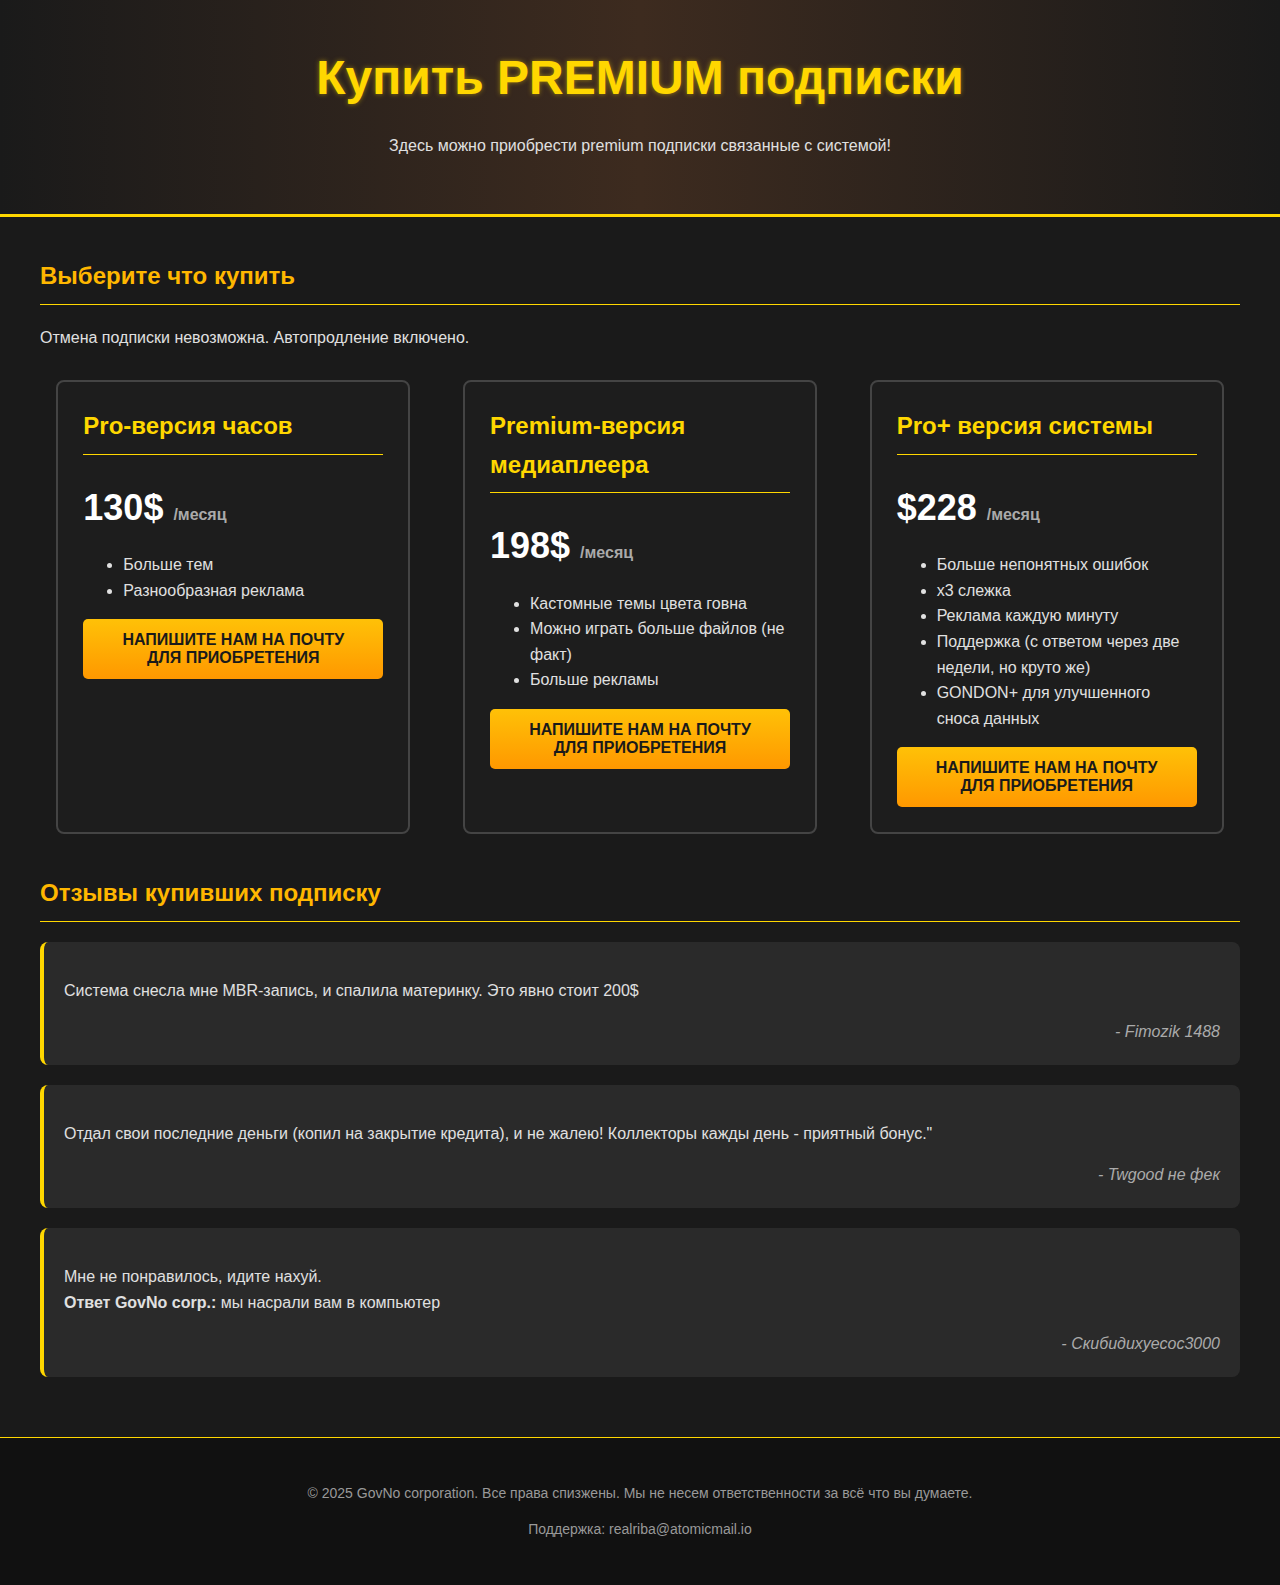
<file: subscribes/pro.html>
<!DOCTYPE html>
<html lang="ru">
<head>
    <meta charset="UTF-8">
    <meta name="viewport" content="width=device-width, initial-scale=1.0">
    <title>HuesOs - premium</title>
    <style>
        body {
            font-family: 'Arial', sans-serif;
            background-color: #1a1a1a;
            color: #e0e0e0;
            margin: 0;
            padding: 0;
            line-height: 1.6;
        }
        
        .gold-text {
            color: #ffd700;
            text-shadow: 0 0 5px rgba(255, 215, 0, 0.5);
        }
        
        
        @keyframes marquee {
            0% { transform: translate(0, 0); }
            100% { transform: translate(-100%, 0); }
        }
        
        header {
            background: linear-gradient(to right, #1a1a1a, #3d2b1f, #1a1a1a);
            padding: 40px 20px;
            text-align: center;
            border-bottom: 3px solid #ffd700;
        }
        
        h1 {
            font-size: 48px;
            margin: 0;
            color: #ffd700;
            text-shadow: 0 0 10px rgba(255, 215, 0, 0.7);
        }
        
        h2, h3 {
            color: #ffb700;
            border-bottom: 1px solid #ffd700;
            padding-bottom: 8px;
        }
        
        .container {
            max-width: 1200px;
            margin: 0 auto;
            padding: 20px;
        }
        
        .pricing-plans {
            display: flex;
            justify-content: space-around;
            flex-wrap: wrap;
            margin: 30px 0;
            gap: 20px;
        }
        
        .plan {
            background: rgba(30, 30, 30, 0.8);
            border: 2px solid #444;
            border-radius: 8px;
            padding: 25px;
            width: 300px;
            transition: all 0.3s;
            position: relative;
            overflow: hidden;
        }
        
        .plan:hover {
            transform: translateY(-5px);
            box-shadow: 0 10px 20px rgba(0, 0, 0, 0.3);
        }
        
        .plan.popular {
            border: 2px solid #ffd700;
            box-shadow: 0 0 20px rgba(255, 215, 0, 0.3);
        }
        
        .plan.popular::before {
            content: "ПОПУЛЯРНЫЙ";
            position: absolute;
            top: 10px;
            right: -30px;
            background: #ffd700;
            color: #1a1a1a;
            padding: 3px 30px;
            transform: rotate(45deg);
            font-size: 12px;
            font-weight: bold;
        }
        
        .plan-name {
            font-size: 24px;
            margin-top: 0;
            color: #ffd700;
        }
        
        .price {
            font-size: 36px;
            font-weight: bold;
            margin: 15px 0;
            color: #ffffff;
        }
        
        .price span {
            font-size: 16px;
            color: #aaa;
        }
        

        
        .prices2 {
            background: rgba(61, 43, 31, 0.5);
            padding: 30px;
            border-radius: 8px;
            margin: 40px 0;
            border: 1px solid #ffd700;
        }
        
        .prices2-grid {
            display: grid;
            grid-template-columns: repeat(auto-fill, minmax(250px, 1fr));
            gap: 20px;
            margin-top: 20px;
        }
        
        .price2-item {
            background: rgba(40, 40, 40, 0.7);
            padding: 15px;
            border-radius: 5px;
            border-left: 3px solid #ffd700;
        }
        
        
        button {
            background: linear-gradient(to bottom, #ffc107, #ff9800);
            color: #1a1a1a;
            border: none;
            padding: 12px 25px;
            font-size: 16px;
            cursor: pointer;
            border-radius: 5px;
            font-weight: bold;
            width: 100%;
            transition: all 0.3s;
            text-transform: uppercase;
        }
        
        button:hover {
            background: linear-gradient(to bottom, #ffd700, #ffab00);
            box-shadow: 0 5px 15px rgba(255, 215, 0, 0.4);
        }
        
        .rates {
            margin: 40px 0;
        }
        
        .rate {
            background: rgba(50, 50, 50, 0.7);
            padding: 20px;
            border-radius: 8px;
            margin-bottom: 20px;
            border-left: 4px solid #ffd700;
        }
        
        .rate-author {
            font-style: italic;
            text-align: right;
            color: #aaa;
            margin-top: 10px;
        }
        
        footer {
            background: #111;
            color: #999;
            text-align: center;
            padding: 30px;
            border-top: 1px solid #ffd700;
            font-size: 14px;
        }
        
        .guarantee {
            text-align: center;
            margin: 30px 0;
            padding: 20px;
            background: rgba(61, 43, 31, 0.5);
            border-radius: 8px;
            border: 1px dashed #ffd700;
        }
        
        @media (max-width: 768px) {
            .pricing-plans {
                flex-direction: column;
                align-items: center;
            }
            
            .plan {
                width: 80%;
                margin-bottom: 20px;
            }
        }
    </style>
</head>
<body>
     <header>
        <h1 class="gold-text">Купить <span class="gold-text">PREMIUM подписки</span></h1>
        <p>Здесь можно приобрести premium подписки связанные с системой!</p>
    </header>
    
    <div class="container">
        <h2>Выберите что купить</h2>
        <p>Отмена подписки невозможна. Автопродление включено.</p>
        
        <div class="pricing-plans">
            <div class="plan">
                <h3 id="clock" class="plan-name">Pro-версия часов</h3>
                <div class="price">130$ <span>/месяц</span></div>
                <ul class="features">
                    <li>Больше тем</li>
                    <li>Разнообразная реклама</li>
                </ul>
                <button onclick="selectPlan('basic')">Напишите нам на почту для приобретения</button>
            </div>
            
            <div class="plan">
                <h3 id="player" class="plan-name">Premium-версия медиаплеера</h3>
                <div class="price">198$ <span>/месяц</span></div>
                <ul class="features">
                    <li>Кастомные темы цвета говна</li>
                    <li>Можно играть больше файлов (не факт)</li>
                    <li>Больше рекламы</li>
                </ul>
                <button onclick="selectPlan('premium')">Напишите нам на почту для приобретения</button>
            </div>
            
            <div class="plan">
                <h3 id="os" class="plan-name">Pro+ версия системы</h3>
                <div class="price">$228 <span>/месяц</span></div>
                <ul class="features">
                    <li>Больше непонятных ошибок</li>
                    <li>х3 слежка</li>
                    <li>Реклама каждую минуту</li>
                    <li>Поддержка (с ответом через две недели, но круто же)</li>
                    <li>GONDON+ для улучшенного сноса данных</li>
                </ul>
                <button onclick="selectPlan('ultimate')">Напишите нам на почту для приобретения</button>
            </div>
        </div>
        
        <div class="rates">
            <h2>Отзывы купивших подписку</h2>
            
            <div class="rate">
                <p>Система снесла мне MBR-запись, и спалила материнку. Это явно стоит 200$</p>
                <div class="rate-author">- Fimozik 1488</div>
            </div>
            
            <div class="rate">
                <p>Отдал свои последние деньги (копил на закрытие кредита), и не жалею! Коллекторы кажды день - приятный бонус."</p>
                <div class="rate-author">- Twgood не фек</div>
            </div>
            
            <div class="rate">
                <p>Мне не понравилось, идите нахуй. <br> <b>Ответ GovNo corp.: </b> мы насрали вам в компьютер</p>
                <div class="rate-author">- Скибидихуесос3000</div>
            </div>
        </div>
        </div>
    </div>
    
    <footer>
        <p>© 2025 GovNo corporation. Все права спизжены. Мы не несем ответственности за всё что вы думаете.</p>
        <p>Поддержка: realriba@atomicmail.io</p>
    </footer>
    
    <script>
        function updatePrices() {
            const prices = document.querySelectorAll('.price');
            prices.forEach(price => {
                const original = price.textContent;
                const randomChange = Math.random() > 0.5 ? 1 : -1;
                const changeAmount = Math.floor(Math.random() * 5) + 1;
                const newPrice = parseFloat(original.replace('$', '').split(' ')[0]) + (changeAmount * randomChange);
                
                if(newPrice > 0) {
                    price.innerHTML = `$${newPrice.toFixed(2)} <span>/месяц</span>`;
                }
            });
        }
        
        setInterval(updatePrices, 10000);
    </script>
</body>
</html>
</file>
<file: pidorlauncher/styles.css>
@keyframes rotate-center {0% { transform: rotate(0); } 100% { transform: rotate(360deg);} }


h2 {
    font-family: 'Rubik Mono One';
    animation: rotate-center 5s cubic-bezier(0.645, 0.045, 0.355, 1.000) 0s 1 normal both;
}

h1 {
    font-family: 'Rubik Mono One';
    animation: rotate-center 5s cubic-bezier(0.645, 0.045, 0.355, 1.000) 0s 1 normal both;

}

p {
    font-family: 'Press Start 2P';
}

ul {
    font-family: 'Press Start 2P';
}

body {
    background: linear-gradient(90deg,rgba(56, 224, 22, 1) 0%, rgba(255, 0, 0, 1) 50%, rgba(69, 63, 0, 1) 100%);
    backdrop-filter: blur(17px);
}

img {
    min-width: 300px;
    max-width: 80%;
    animation: rotate-center 5s cubic-bezier(0.645, 0.045, 0.355, 1.000) 0s 1 normal both;
}

.download {
    transition: 0.5s;
}

.download:hover {
    transform: scale(1.5);
    transition: 0.5s;
}
</file>
